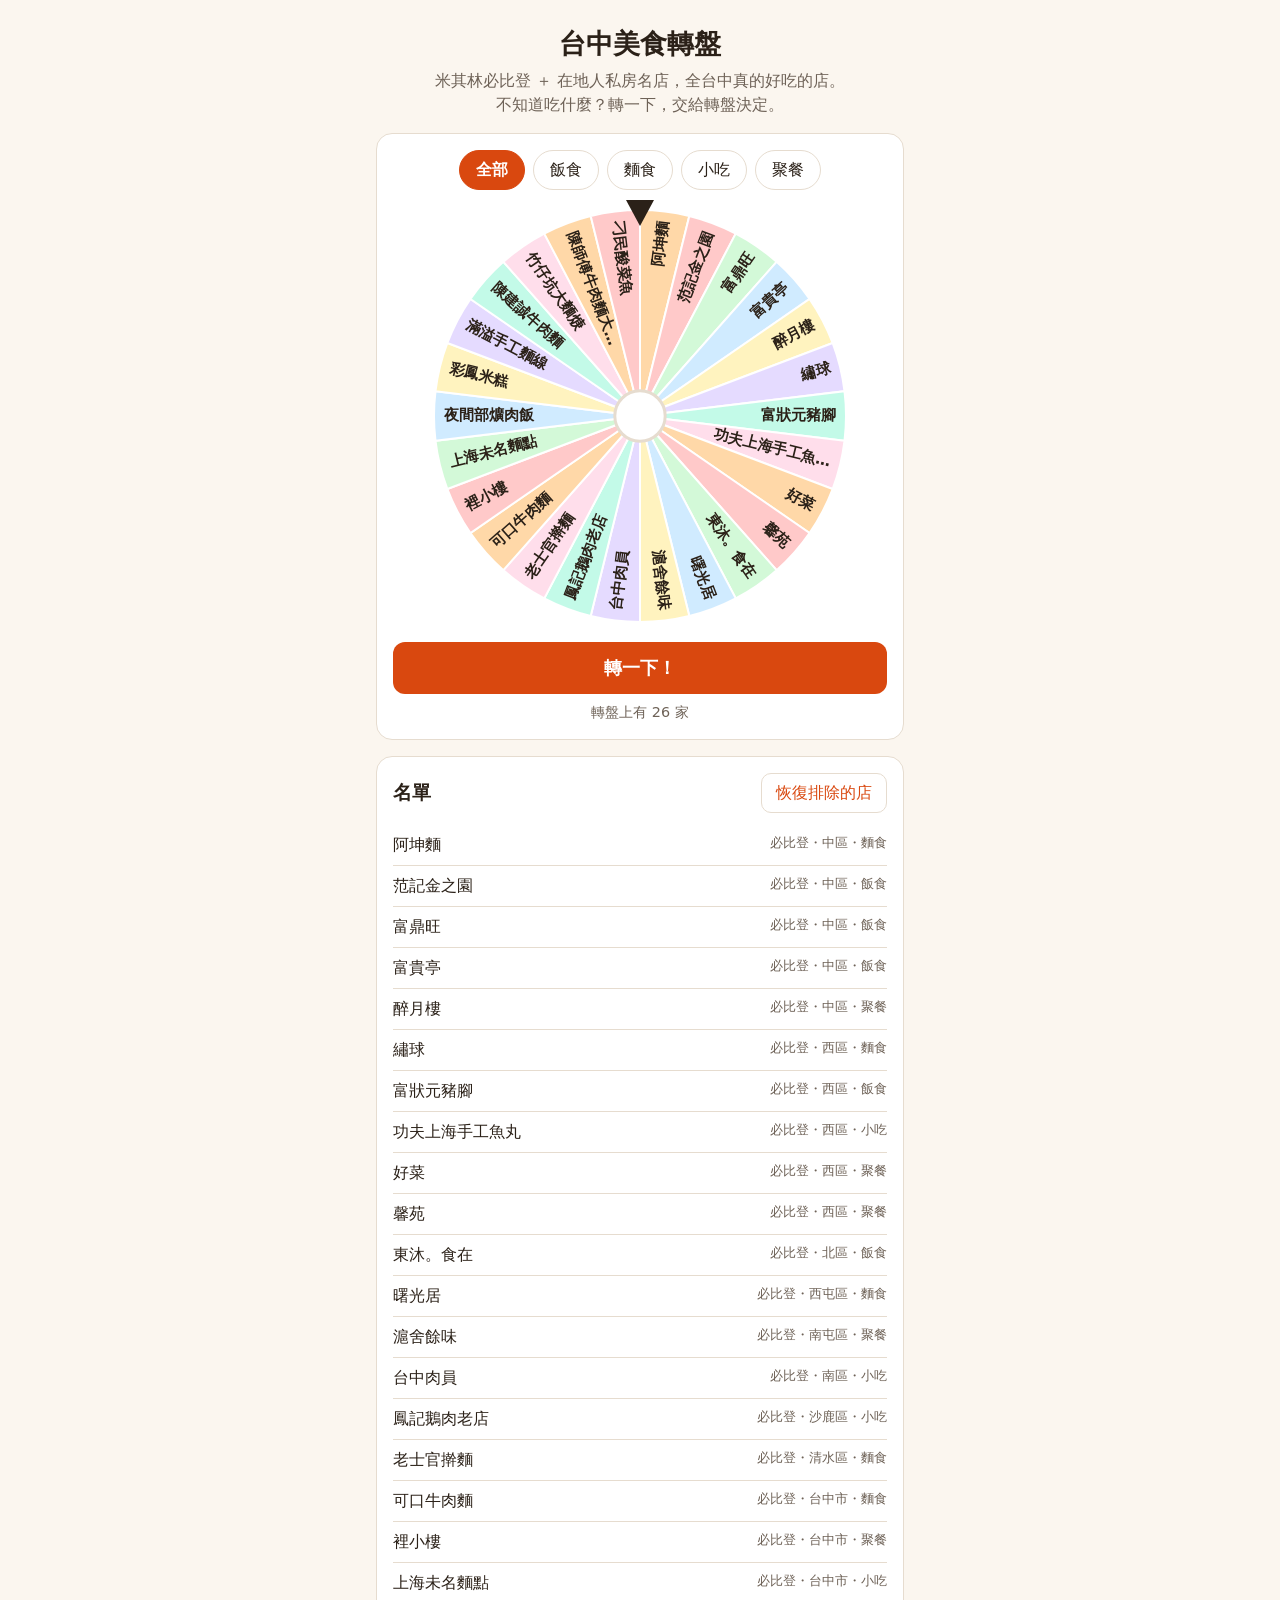
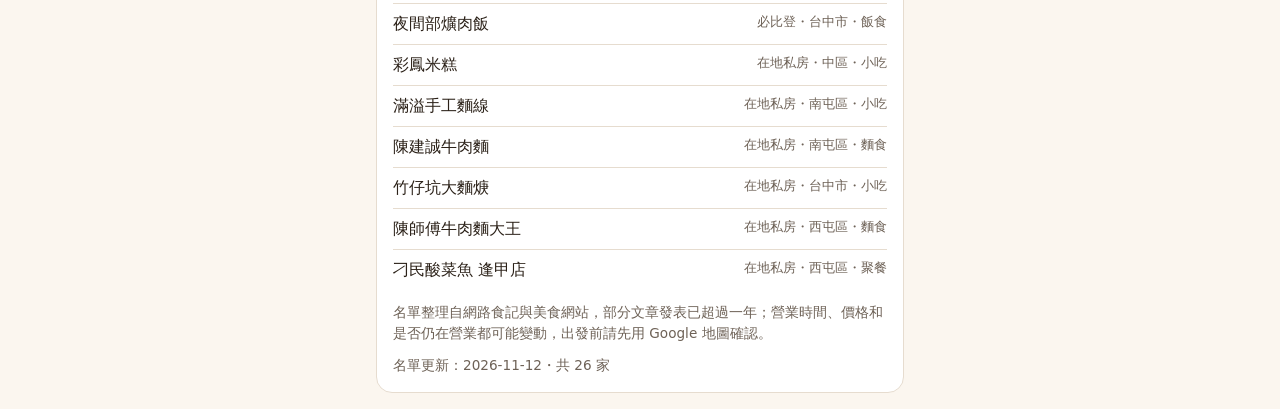
<file: food-wheel/index.html>
<!doctype html>
<html lang="zh-Hant">
<head>
  <meta charset="utf-8">
  <meta name="viewport" content="width=device-width, initial-scale=1">
  <meta name="color-scheme" content="light dark">
  <meta name="theme-color" content="#d9480f">
  <meta name="description" content="台中必比登與在地人私房美食轉盤，轉一下決定吃什麼。">
  <!-- PWA：安裝到主畫面 -->
  <link rel="manifest" href="manifest.webmanifest">
  <link rel="icon" type="image/png" sizes="192x192" href="icons/icon-192.png">
  <link rel="apple-touch-icon" href="icons/apple-touch-icon.png">
  <meta name="apple-mobile-web-app-capable" content="yes">
  <meta name="mobile-web-app-capable" content="yes">
  <meta name="apple-mobile-web-app-title" content="美食轉盤">
  <meta name="apple-mobile-web-app-status-bar-style" content="default">
  <title>台中美食轉盤</title>
  <link rel="stylesheet" href="style.css">
</head>
<body>
  <div class="update-bar" id="update-bar" role="status" hidden>
    <span>已下載新版本</span>
    <button id="update-btn" type="button">重新整理</button>
  </div>

  <header class="page-header">
    <h1>台中美食轉盤</h1>
    <p>米其林必比登 ＋ 在地人私房名店，全台中真的好吃的店。<br>不知道吃什麼？轉一下，交給轉盤決定。</p>
    <div class="install" id="install" hidden>
      <button id="install-btn" type="button" class="secondary">安裝到主畫面</button>
      <p id="install-hint" class="install-hint" hidden>iPhone：按 Safari 下方的「分享」，再選「加入主畫面」。</p>
    </div>
  </header>

  <main>
    <section class="card">
      <div class="filters" role="group" aria-label="選擇類型">
        <!-- 由 app.js 產生類型按鈕 -->
      </div>

      <div class="wheel-wrap">
        <div class="pointer" aria-hidden="true"></div>
        <canvas id="wheel" width="480" height="480" role="img" aria-label="美食轉盤"></canvas>
      </div>

      <button id="spin-btn" type="button">轉一下！</button>
      <p class="count" id="count"></p>

      <div id="result" class="result" aria-live="polite" hidden>
        <p class="result-label">今天就吃</p>
        <h2 id="result-name"></h2>
        <p class="result-tags"><span class="result-type result-tag" id="result-tag"></span> <span class="result-type" id="result-area"></span> <span class="result-type" id="result-type"></span></p>
        <p id="result-note"></p>
        <div class="result-actions">
          <a id="result-map" class="link-btn" target="_blank" rel="noopener">在 Google 地圖查看</a>
          <button id="skip-btn" type="button" class="secondary">不想吃這家，排除再轉</button>
        </div>
        <p class="result-source">資料來源：<a id="result-source" target="_blank" rel="noopener">網路食記</a></p>
      </div>
    </section>

    <section class="card">
      <div class="list-header">
        <h2>名單</h2>
        <button id="reset-btn" type="button" class="secondary">恢復排除的店</button>
      </div>
      <ul id="food-list" class="food-list"></ul>
      <p class="disclaimer">名單整理自網路食記與美食網站，部分文章發表已超過一年；營業時間、價格和是否仍在營業都可能變動，出發前請先用 Google 地圖確認。</p>
      <p class="disclaimer" id="updated"></p>
    </section>
  </main>

  <script src="data.js"></script>
  <script src="app.js"></script>
</body>
</html>
</file>
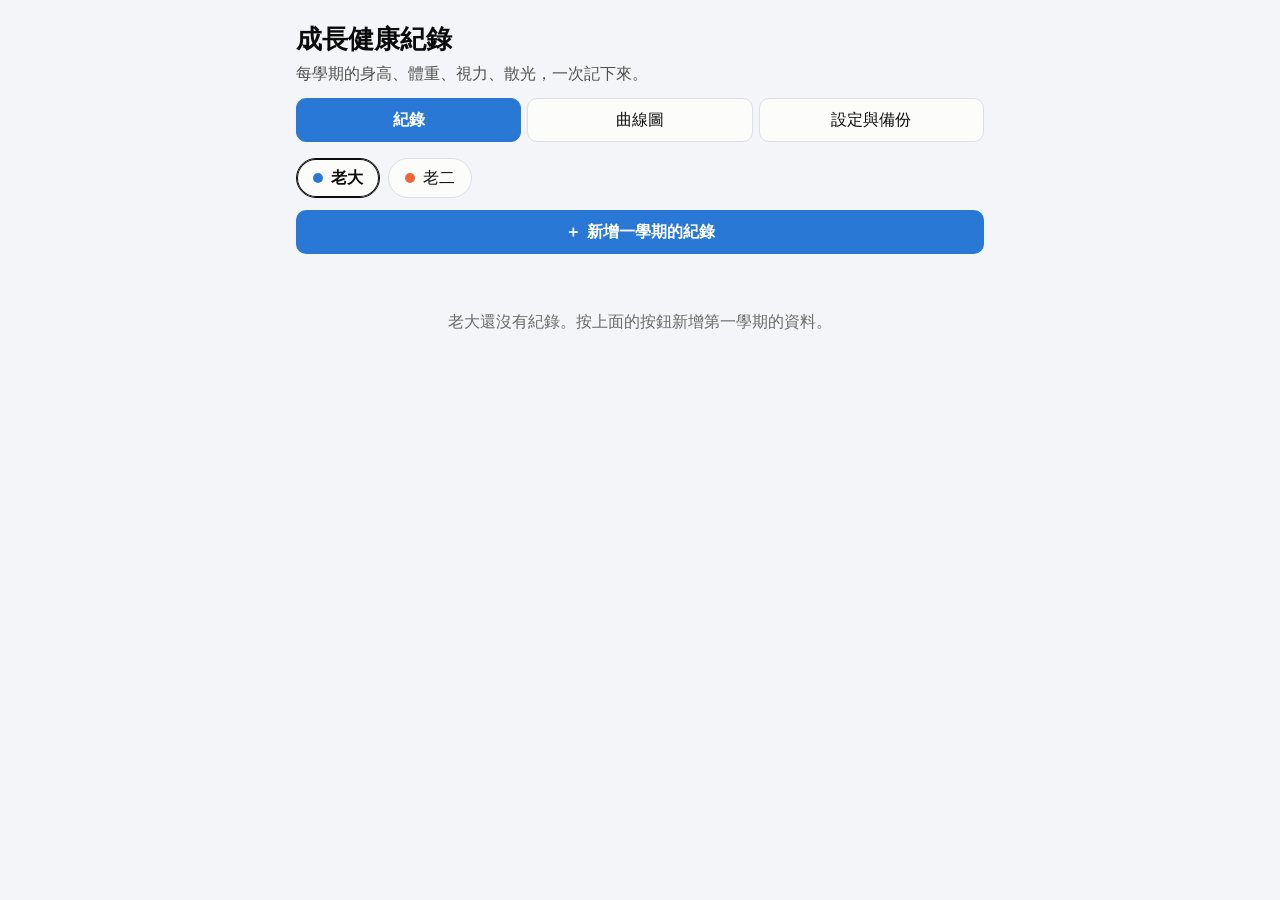
<file: health/index.html>
<!doctype html>
<html lang="zh-Hant">
<head>
  <meta charset="utf-8">
  <meta name="viewport" content="width=device-width, initial-scale=1, viewport-fit=cover">
  <meta name="color-scheme" content="light dark">
  <meta name="theme-color" content="#2a78d6">
  <meta name="description" content="記錄孩子每學期的身高、體重、視力、散光，並畫成成長曲線。資料只存在這台裝置。">
  <link rel="manifest" href="manifest.webmanifest">
  <link rel="icon" type="image/png" sizes="192x192" href="icons/icon-192.png">
  <link rel="apple-touch-icon" href="icons/apple-touch-icon.png">
  <meta name="apple-mobile-web-app-capable" content="yes">
  <meta name="mobile-web-app-capable" content="yes">
  <meta name="apple-mobile-web-app-title" content="健康紀錄">
  <title>成長健康紀錄</title>
  <link rel="stylesheet" href="style.css">
</head>
<body>
  <div class="update-bar" id="update-bar" role="status" hidden>
    <span>已下載新版本</span>
    <button id="update-btn" type="button">重新整理</button>
  </div>

  <header class="page-header">
    <h1>成長健康紀錄</h1>
    <p>每學期的身高、體重、視力、散光，一次記下來。</p>
  </header>

  <nav class="tabs" role="tablist" aria-label="頁面">
    <button type="button" role="tab" id="tab-records" aria-controls="panel-records" aria-selected="true">紀錄</button>
    <button type="button" role="tab" id="tab-charts" aria-controls="panel-charts" aria-selected="false">曲線圖</button>
    <button type="button" role="tab" id="tab-settings" aria-controls="panel-settings" aria-selected="false">設定與備份</button>
  </nav>

  <main>
    <div id="storage-warning" class="message error" hidden>
      這個瀏覽器無法儲存資料（可能是無痕模式），關掉頁面後紀錄會消失。
    </div>

    <!-- 紀錄 -->
    <section id="panel-records" role="tabpanel" aria-labelledby="tab-records">
      <div class="chips" id="record-child-chips" role="group" aria-label="選擇孩子"></div>

      <button id="add-btn" type="button" class="primary">＋ 新增一學期的紀錄</button>

      <form id="record-form" class="card" hidden novalidate>
        <h2 id="form-title">新增紀錄</h2>
        <input type="hidden" id="record-id">

        <div class="grid-2">
          <div class="field">
            <label for="f-child">孩子</label>
            <select id="f-child"></select>
          </div>
          <div class="field">
            <label for="f-grade">年級</label>
            <select id="f-grade"></select>
          </div>
          <div class="field">
            <label for="f-year">學年度（民國）</label>
            <input id="f-year" type="number" inputmode="numeric" min="90" max="200" step="1" required>
          </div>
          <div class="field">
            <label for="f-term">學期</label>
            <select id="f-term">
              <option value="1">上學期</option>
              <option value="2">下學期</option>
            </select>
          </div>
          <div class="field span-2">
            <label for="f-date">測量日期（選填）</label>
            <input id="f-date" type="date">
          </div>
        </div>

        <fieldset>
          <legend>身高體重</legend>
          <div class="grid-2">
            <div class="field">
              <label for="f-height">身高（公分）</label>
              <input id="f-height" type="number" inputmode="decimal" min="40" max="230" step="0.1">
            </div>
            <div class="field">
              <label for="f-weight">體重（公斤）</label>
              <input id="f-weight" type="number" inputmode="decimal" min="5" max="250" step="0.1">
            </div>
          </div>
        </fieldset>

        <fieldset>
          <legend>視力</legend>
          <p class="hint">填健康紀錄表上的數字，例如 0.8、1.0。沒有檢查就空白。</p>
          <div class="grid-2">
            <div class="field">
              <label for="f-visionR">裸視・右眼</label>
              <input id="f-visionR" type="number" inputmode="decimal" min="0" max="2.5" step="0.01">
            </div>
            <div class="field">
              <label for="f-visionL">裸視・左眼</label>
              <input id="f-visionL" type="number" inputmode="decimal" min="0" max="2.5" step="0.01">
            </div>
            <div class="field">
              <label for="f-glassesR">戴鏡・右眼（選填）</label>
              <input id="f-glassesR" type="number" inputmode="decimal" min="0" max="2.5" step="0.01">
            </div>
            <div class="field">
              <label for="f-glassesL">戴鏡・左眼（選填）</label>
              <input id="f-glassesL" type="number" inputmode="decimal" min="0" max="2.5" step="0.01">
            </div>
          </div>
        </fieldset>

        <fieldset>
          <legend>散光</legend>
          <p class="hint">學校表只寫「有／無」就選有或無；有驗光度數（例如 50、75、100 度）再填度數。</p>
          <div class="grid-2">
            <div class="field">
              <label for="f-astigR">右眼</label>
              <select id="f-astigR">
                <option value="">未檢查</option>
                <option value="無">無</option>
                <option value="有">有</option>
              </select>
            </div>
            <div class="field">
              <label for="f-astigL">左眼</label>
              <select id="f-astigL">
                <option value="">未檢查</option>
                <option value="無">無</option>
                <option value="有">有</option>
              </select>
            </div>
            <div class="field">
              <label for="f-astigDegR">右眼度數（選填）</label>
              <input id="f-astigDegR" type="number" inputmode="numeric" min="0" max="800" step="25">
            </div>
            <div class="field">
              <label for="f-astigDegL">左眼度數（選填）</label>
              <input id="f-astigDegL" type="number" inputmode="numeric" min="0" max="800" step="25">
            </div>
          </div>
        </fieldset>

        <div class="field">
          <label for="f-note">備註（選填）</label>
          <textarea id="f-note" rows="2" maxlength="300"></textarea>
        </div>

        <div id="form-message" class="message" role="alert" hidden></div>
        <div class="form-actions">
          <button type="submit" class="primary">儲存</button>
          <button type="button" id="cancel-btn" class="secondary">取消</button>
        </div>
      </form>

      <div id="record-list" class="record-list"></div>
    </section>

    <!-- 曲線圖 -->
    <section id="panel-charts" role="tabpanel" aria-labelledby="tab-charts" hidden>
      <div class="card viz-root">
        <div class="chart-controls">
          <div class="field">
            <label for="c-metric">項目</label>
            <select id="c-metric">
              <option value="height">身高（公分）</option>
              <option value="weight">體重（公斤）</option>
              <option value="bmi">BMI</option>
              <option value="vision">裸視視力</option>
              <option value="glasses">戴鏡視力</option>
              <option value="astig">散光度數</option>
            </select>
          </div>
          <div class="field">
            <label for="c-child">孩子</label>
            <select id="c-child"></select>
          </div>
          <div class="field">
            <label for="c-axis">橫軸</label>
            <select id="c-axis">
              <option value="grade">依年級（方便兩個孩子比較）</option>
              <option value="time">依學年度</option>
            </select>
          </div>
        </div>

        <h2 id="chart-title" class="chart-title"></h2>
        <div id="chart-legend" class="legend"></div>
        <div class="chart-wrap" id="chart-wrap">
          <svg id="chart" role="img" aria-labelledby="chart-title"></svg>
          <div id="chart-tip" class="chart-tip" hidden></div>
        </div>
        <p id="chart-empty" class="empty" hidden></p>
        <p class="hint" id="chart-note"></p>

        <details class="table-view">
          <summary>用表格檢視</summary>
          <div class="table-scroll"><table id="chart-table"></table></div>
        </details>
      </div>
    </section>

    <!-- 設定與備份 -->
    <section id="panel-settings" role="tabpanel" aria-labelledby="tab-settings" hidden>
      <div class="card">
        <h2>孩子</h2>
        <div id="children-list" class="children-list"></div>
        <button id="add-child-btn" type="button" class="secondary">＋ 新增孩子</button>
      </div>

      <div class="card">
        <h2>備份與還原</h2>
        <p class="hint strong">資料只存在這台裝置的瀏覽器裡，不會上傳到任何地方。換手機、清除瀏覽器資料或刪除 App 前，請先匯出備份。</p>
        <div class="button-row">
          <button id="export-json-btn" type="button" class="primary">匯出備份檔（.json）</button>
          <button id="export-csv-btn" type="button" class="secondary">匯出 Excel 用（.csv）</button>
        </div>
        <div class="field">
          <label for="import-file">從備份檔還原（會取代目前所有資料）</label>
          <input id="import-file" type="file" accept="application/json,.json">
        </div>
        <div id="backup-message" class="message" role="status" hidden></div>
      </div>

      <div class="card">
        <h2>安裝到手機</h2>
        <p class="hint">iPhone：用 Safari 開啟，按「分享」→「加入主畫面」。Android：Chrome 選單 →「安裝應用程式」。<br>建議安裝：iPhone 對沒安裝的網站，太久沒開可能會清掉資料。</p>
      </div>

      <div class="card danger-zone">
        <h2>清除資料</h2>
        <button id="clear-btn" type="button" class="danger">清除這台裝置上的所有紀錄</button>
      </div>
    </section>
  </main>

  <script src="app.js"></script>
</body>
</html>
</file>
<file: food-wheel/style.css>
:root {
  --bg: #fbf6ef;
  --card: #ffffff;
  --text: #2b2118;
  --muted: #6e6257;
  --border: #e6dccf;
  --accent: #d9480f;
  --accent-text: #ffffff;
  --pointer: #2b2118;
}

@media (prefers-color-scheme: dark) {
  :root {
    --bg: #17130f;
    --card: #221c17;
    --text: #f2ebe3;
    --muted: #b3a798;
    --border: #3d332a;
    --accent: #ff8a4c;
    --accent-text: #1a0f08;
    --pointer: #f2ebe3;
  }
}

* { box-sizing: border-box; }
[hidden] { display: none !important; }

body {
  margin: 0;
  background: var(--bg);
  color: var(--text);
  font-family: system-ui, -apple-system, "Segoe UI", "PingFang TC", "Microsoft JhengHei", "Noto Sans TC", sans-serif;
  font-size: 16px;
  line-height: 1.5;
}

.page-header, main { max-width: 560px; margin: 0 auto; padding: 0 16px; }
.page-header { padding-top: 24px; text-align: center; }
.page-header h1 { margin: 0 0 4px; font-size: 1.7rem; }
.page-header p { margin: 0 0 16px; color: var(--muted); }

.card {
  background: var(--card);
  border: 1px solid var(--border);
  border-radius: 16px;
  padding: 16px;
  margin-bottom: 16px;
}

/* 類型篩選 */
.filters { display: flex; flex-wrap: wrap; gap: 8px; justify-content: center; margin-bottom: 16px; }
.chip {
  min-height: 40px;
  padding: 0 16px;
  font: inherit;
  color: var(--text);
  background: transparent;
  border: 1px solid var(--border);
  border-radius: 999px;
  cursor: pointer;
}
.chip[aria-pressed="true"] { background: var(--accent); border-color: var(--accent); color: var(--accent-text); font-weight: 600; }

/* 轉盤 */
.wheel-wrap { position: relative; width: min(100%, 420px); margin: 0 auto; }
#wheel { display: block; width: 100%; height: auto; }
.pointer {
  position: absolute;
  top: -6px;
  left: 50%;
  transform: translateX(-50%);
  width: 0;
  height: 0;
  border-left: 14px solid transparent;
  border-right: 14px solid transparent;
  border-top: 26px solid var(--pointer);
  z-index: 1;
}

button {
  font: inherit;
  cursor: pointer;
}

#spin-btn {
  display: block;
  width: 100%;
  min-height: 52px;
  margin-top: 16px;
  font-size: 1.15rem;
  font-weight: 700;
  color: var(--accent-text);
  background: var(--accent);
  border: 0;
  border-radius: 12px;
}
#spin-btn:disabled { opacity: 0.6; cursor: wait; }

button:focus-visible, a:focus-visible { outline: 2px solid var(--accent); outline-offset: 2px; }

.count { text-align: center; color: var(--muted); font-size: 0.9rem; margin: 8px 0 0; }

/* 結果 */
.result { margin-top: 16px; padding: 16px; border: 2px solid var(--accent); border-radius: 12px; text-align: center; }
.result-label { margin: 0; color: var(--muted); }
.result h2 { margin: 4px 0; font-size: 1.5rem; }
.result-tags { margin: 0 0 8px; }
.result-tag { border-color: var(--accent); color: var(--accent); font-weight: 600; }
.result-type { display: inline-block; margin: 0 2px; padding: 0 10px; border: 1px solid var(--border); border-radius: 999px; font-size: 0.85rem; }
.result-actions { display: grid; gap: 8px; margin-top: 12px; }
.result-source { margin: 12px 0 0; font-size: 0.8rem; color: var(--muted); }
.result-source a { color: inherit; }

.link-btn, button.secondary {
  display: flex;
  align-items: center;
  justify-content: center;
  min-height: 44px;
  padding: 0 14px;
  color: var(--accent);
  background: transparent;
  border: 1px solid var(--accent);
  border-radius: 10px;
  text-decoration: none;
  font-weight: 600;
}

/* 名單 */
.list-header { display: flex; align-items: center; justify-content: space-between; gap: 8px; }
.list-header h2 { margin: 0; font-size: 1.2rem; }
.list-header button.secondary { min-height: 40px; font-weight: 400; border-color: var(--border); }

.food-list { list-style: none; margin: 12px 0 0; padding: 0; }
.food-list li { display: flex; justify-content: space-between; gap: 8px; padding: 8px 0; border-top: 1px solid var(--border); }
.food-list li:first-child { border-top: 0; }
.food-list .tag { flex: none; font-size: 0.8rem; color: var(--muted); }
.food-list li.excluded .name { text-decoration: line-through; color: var(--muted); }

/* 新版本提示列 */
.update-bar {
  position: sticky;
  top: 0;
  z-index: 10;
  display: flex;
  align-items: center;
  justify-content: center;
  gap: 12px;
  padding: 8px 16px;
  padding-top: calc(8px + env(safe-area-inset-top));
  background: var(--text);
  color: var(--bg);
}
.update-bar button {
  min-height: 36px;
  padding: 0 14px;
  color: var(--accent-text);
  background: var(--accent);
  border: 0;
  border-radius: 8px;
  font-weight: 600;
}

/* 安裝到主畫面 */
.install { display: flex; flex-direction: column; align-items: center; gap: 6px; margin: 0 0 16px; }
.install button.secondary { min-height: 40px; }
.install-hint { margin: 0; font-size: 0.85rem; color: var(--muted); }

/* 從主畫面開啟時，避開瀏海與底部橫條 */
@media (display-mode: standalone) {
  body { padding-top: env(safe-area-inset-top); padding-bottom: env(safe-area-inset-bottom); }
}

.disclaimer { margin: 12px 0 0; font-size: 0.85rem; color: var(--muted); }
</file>
<file: health/style.css>
/* 顏色：淺色與深色模式。系列色來自已驗證的色盤（孩子 1 藍、孩子 2 橘…） */
:root {
  --bg: #f3f5f8;
  --surface: #fcfcfb;
  --text: #0b0b0b;
  --text-2: #52514e;
  --muted: #6b6a66;
  --border: #dcdfe4;
  --grid: #e8e8e4;
  --accent: #2a78d6;
  --accent-text: #ffffff;
  --danger: #c62828;
  --ok-bg: #e6f4ea;
  --ok-text: #1e6b34;
  --err-bg: #fdecea;
  --err-text: #a12622;
  --series-1: #2a78d6;
  --series-2: #eb6834;
  --series-3: #1baf7a;
  --series-4: #eda100;
  --series-5: #e87ba4;
  --series-6: #008300;
  --series-7: #6250d6;
  --series-8: #e34948;
}

@media (prefers-color-scheme: dark) {
  :root {
    --bg: #111110;
    --surface: #1a1a19;
    --text: #f0efec;
    --text-2: #c3c2b7;
    --muted: #a3a29b;
    --border: #3a3a37;
    --grid: #2c2c2a;
    --accent: #3987e5;
    --accent-text: #0b1220;
    --danger: #ff7b72;
    --ok-bg: #173523;
    --ok-text: #8fdca6;
    --err-bg: #3d1a1a;
    --err-text: #ffaaa5;
    --series-1: #3987e5;
    --series-2: #d95926;
    --series-3: #199e70;
    --series-4: #c98500;
    --series-5: #d55181;
    --series-6: #0ca30c;
    --series-7: #9085e9;
    --series-8: #e66767;
  }
}

* { box-sizing: border-box; }
[hidden] { display: none !important; }

body {
  margin: 0;
  background: var(--bg);
  color: var(--text);
  font-family: system-ui, -apple-system, "Segoe UI", "PingFang TC", "Microsoft JhengHei", "Noto Sans TC", sans-serif;
  font-size: 16px;
  line-height: 1.5;
  padding-bottom: env(safe-area-inset-bottom);
}

.page-header, .tabs, main { max-width: 720px; margin: 0 auto; padding: 0 16px; }
.page-header { padding-top: calc(20px + env(safe-area-inset-top)); }
.page-header h1 { margin: 0; font-size: 1.6rem; }
.page-header p { margin: 4px 0 12px; color: var(--text-2); }

/* 分頁 */
.tabs { display: grid; grid-template-columns: repeat(3, 1fr); gap: 6px; margin-bottom: 16px; }
.tabs button {
  min-height: 44px;
  font: inherit;
  color: var(--text);
  background: var(--surface);
  border: 1px solid var(--border);
  border-radius: 10px;
  cursor: pointer;
}
.tabs button[aria-selected="true"] { background: var(--accent); border-color: var(--accent); color: var(--accent-text); font-weight: 600; }

.card {
  background: var(--surface);
  border: 1px solid var(--border);
  border-radius: 14px;
  padding: 16px;
  margin-bottom: 16px;
}
.card h2 { margin: 0 0 12px; font-size: 1.15rem; }

/* 孩子切換 */
.chips { display: flex; flex-wrap: wrap; gap: 8px; margin-bottom: 12px; }
.chip {
  display: inline-flex;
  align-items: center;
  gap: 8px;
  min-height: 40px;
  padding: 0 16px;
  font: inherit;
  color: var(--text);
  background: var(--surface);
  border: 1px solid var(--border);
  border-radius: 999px;
  cursor: pointer;
}
.chip[aria-pressed="true"] { border-color: var(--text); font-weight: 600; box-shadow: inset 0 0 0 1px var(--text); }
.dot { width: 10px; height: 10px; border-radius: 50%; flex: none; }

/* 表單 */
fieldset { border: 0; margin: 8px 0 0; padding: 0; min-width: 0; }
legend { font-weight: 700; padding: 0; margin-bottom: 4px; }
.grid-2 { display: grid; grid-template-columns: 1fr 1fr; gap: 0 12px; }
.span-2 { grid-column: span 2; }
.field { margin-bottom: 12px; min-width: 0; }
.field label { display: block; font-size: 0.9rem; color: var(--text-2); margin-bottom: 4px; }
input, select, textarea {
  width: 100%;
  min-height: 44px;
  padding: 8px 10px;
  font: inherit;
  color: var(--text);
  background: var(--surface);
  border: 1px solid var(--border);
  border-radius: 8px;
}
input[type="file"] { padding: 8px; }
textarea { resize: vertical; }
input:focus, select:focus, textarea:focus, button:focus-visible { outline: 2px solid var(--accent); outline-offset: 1px; }
[aria-invalid="true"] { border-color: var(--err-text); }

.hint { margin: 0 0 8px; font-size: 0.85rem; color: var(--muted); }
.hint.strong { color: var(--text-2); }

button { font: inherit; cursor: pointer; }
button.primary, button.secondary, button.danger {
  min-height: 44px;
  padding: 0 16px;
  border-radius: 10px;
  font-weight: 600;
}
button.primary { color: var(--accent-text); background: var(--accent); border: 0; }
button.secondary { color: var(--accent); background: transparent; border: 1px solid var(--accent); }
button.danger { color: var(--danger); background: transparent; border: 1px solid var(--danger); }
button.small { min-height: 36px; padding: 0 12px; font-size: 0.9rem; }

#add-btn { width: 100%; margin-bottom: 16px; }
.form-actions, .button-row { display: flex; flex-wrap: wrap; gap: 8px; }
.form-actions button { flex: 1; }
.button-row { margin-bottom: 12px; }

.message { margin: 8px 0; padding: 10px 12px; border-radius: 8px; }
.message.ok { background: var(--ok-bg); color: var(--ok-text); }
.message.error { background: var(--err-bg); color: var(--err-text); }

/* 紀錄清單 */
.record-list { display: grid; gap: 12px; }
.record {
  background: var(--surface);
  border: 1px solid var(--border);
  border-left: 4px solid var(--series-color, var(--accent));
  border-radius: 12px;
  padding: 12px 14px;
}
.record-head { display: flex; justify-content: space-between; align-items: baseline; gap: 8px; flex-wrap: wrap; }
.record-head h3 { margin: 0; font-size: 1.05rem; }
.record-head .sub { color: var(--muted); font-size: 0.85rem; }
.record dl { display: grid; grid-template-columns: repeat(2, minmax(0, 1fr)); gap: 6px 12px; margin: 10px 0; }
.record dl div { min-width: 0; }
.record dt { font-size: 0.8rem; color: var(--muted); }
.record dd { margin: 0; font-weight: 600; overflow-wrap: anywhere; }
.record dd .delta { font-weight: 400; font-size: 0.8rem; color: var(--text-2); margin-left: 4px; }
.record .note { margin: 0 0 8px; color: var(--text-2); font-size: 0.9rem; white-space: pre-wrap; overflow-wrap: anywhere; }
.record-actions { display: flex; gap: 8px; justify-content: flex-end; }
.empty { color: var(--muted); text-align: center; padding: 24px 8px; }

/* 圖表 */
.chart-controls { display: grid; grid-template-columns: 1fr 1fr; gap: 0 12px; }
.chart-controls .field:last-child { grid-column: span 2; }
.chart-title { margin: 4px 0 4px; font-size: 1.05rem; }
.legend { display: flex; flex-wrap: wrap; gap: 4px 14px; margin-bottom: 4px; font-size: 0.85rem; color: var(--text-2); }
.legend span { display: inline-flex; align-items: center; gap: 6px; }
.legend svg { flex: none; }
.chart-wrap { position: relative; touch-action: pan-y; }
#chart { display: block; width: 100%; height: 280px; overflow: visible; }
#chart .grid line { stroke: var(--grid); stroke-width: 1; }
#chart .axis text { fill: var(--muted); font-size: 11px; }
#chart .end-label { font-size: 11px; fill: var(--text-2); }
#chart .crosshair { stroke: var(--muted); stroke-width: 1; }
.chart-tip {
  position: absolute;
  top: 4px;
  min-width: 120px;
  max-width: 220px;
  padding: 8px 10px;
  background: var(--surface);
  border: 1px solid var(--border);
  border-radius: 8px;
  box-shadow: 0 4px 16px rgba(0, 0, 0, 0.15);
  font-size: 0.85rem;
  pointer-events: none;
}
.chart-tip strong { display: block; margin-bottom: 4px; }
.chart-tip div { display: flex; align-items: center; gap: 6px; color: var(--text-2); }
.chart-tip b { color: var(--text); margin-left: auto; padding-left: 8px; }

.table-view { margin-top: 8px; }
.table-view summary { cursor: pointer; color: var(--accent); min-height: 32px; }
.table-scroll { overflow-x: auto; }
.table-view table { border-collapse: collapse; width: 100%; font-size: 0.9rem; margin-top: 8px; }
.table-view th, .table-view td { padding: 6px 8px; border-bottom: 1px solid var(--border); text-align: right; white-space: nowrap; }
.table-view th:first-child, .table-view td:first-child { text-align: left; }

/* 設定 */
.children-list { display: grid; gap: 8px; margin-bottom: 12px; }
.child-row { display: flex; align-items: center; gap: 8px; }
.child-row input { flex: 1; }
.danger-zone h2 { color: var(--danger); }

/* 新版本提示列 */
.update-bar {
  position: sticky;
  top: 0;
  z-index: 10;
  display: flex;
  align-items: center;
  justify-content: center;
  gap: 12px;
  padding: 8px 16px;
  padding-top: calc(8px + env(safe-area-inset-top));
  background: var(--text);
  color: var(--bg);
}
.update-bar button { min-height: 36px; padding: 0 14px; color: var(--accent-text); background: var(--accent); border: 0; border-radius: 8px; font-weight: 600; }
</file>
